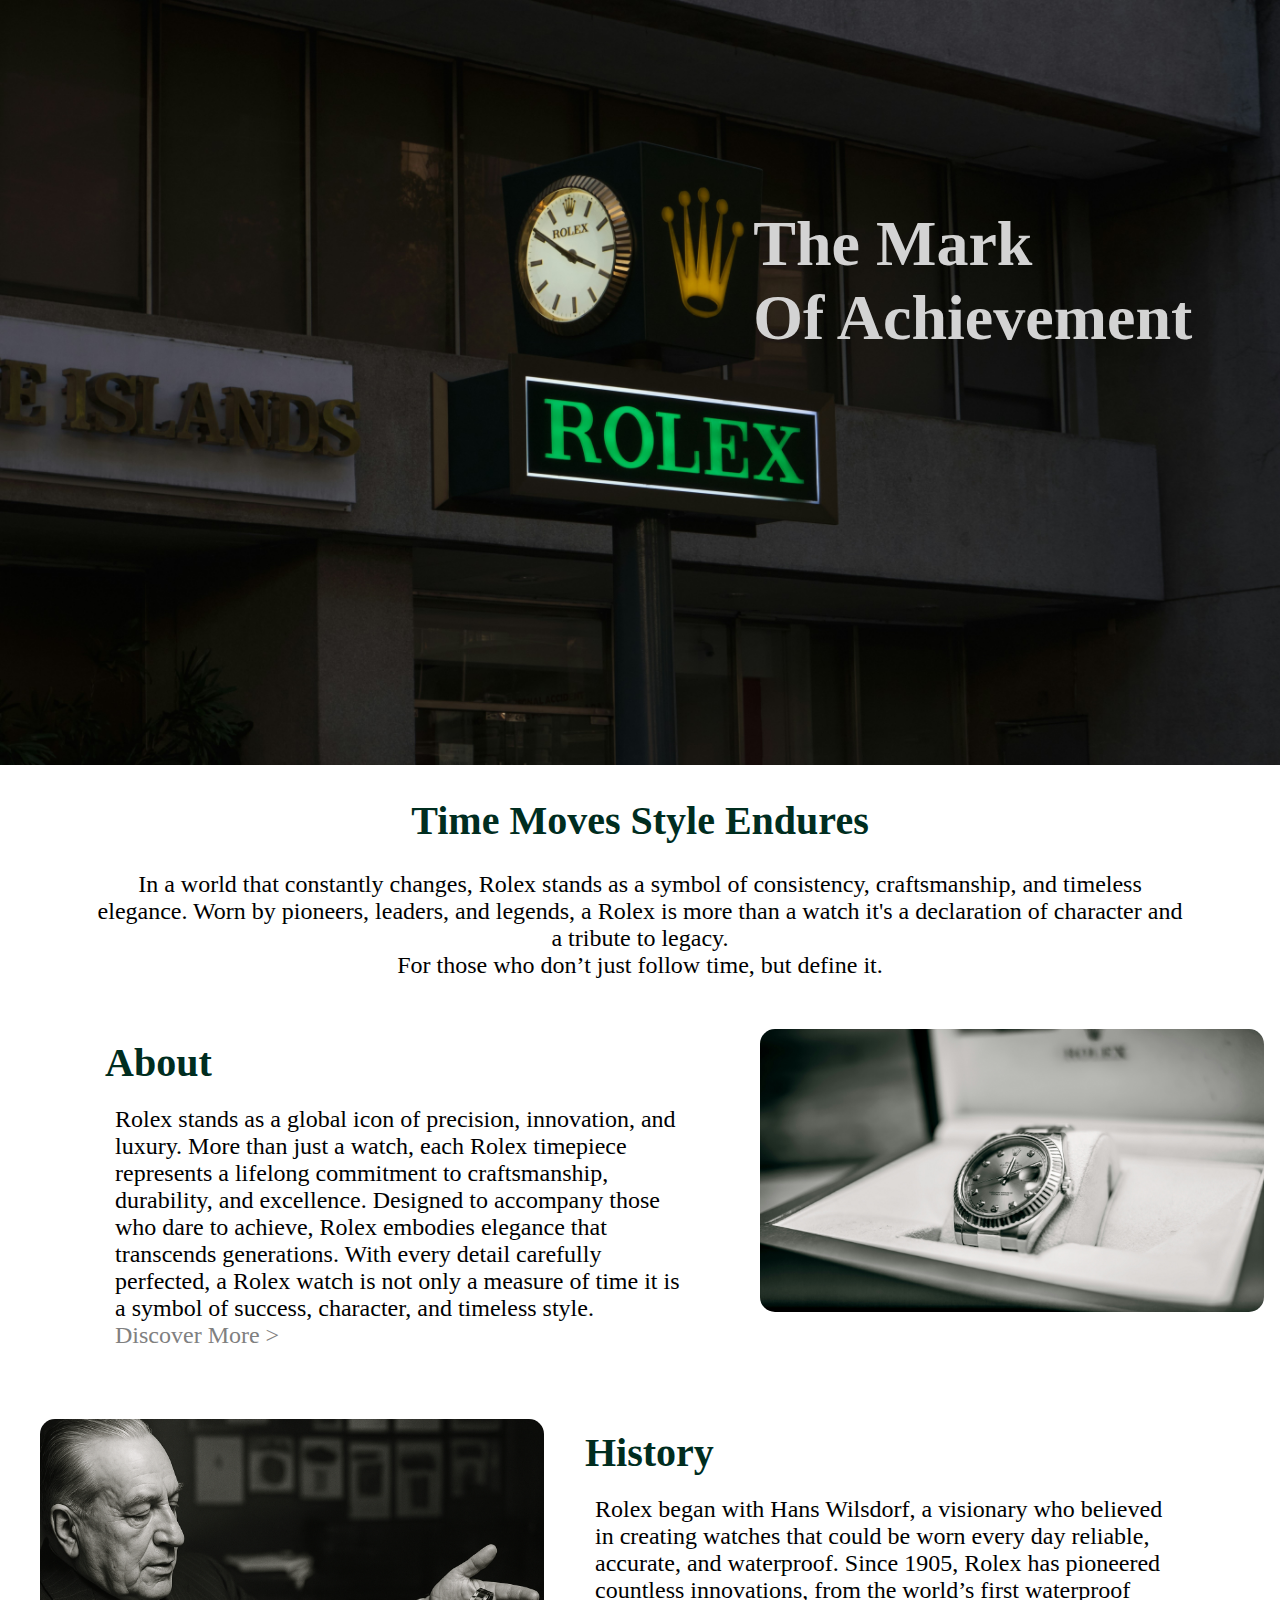
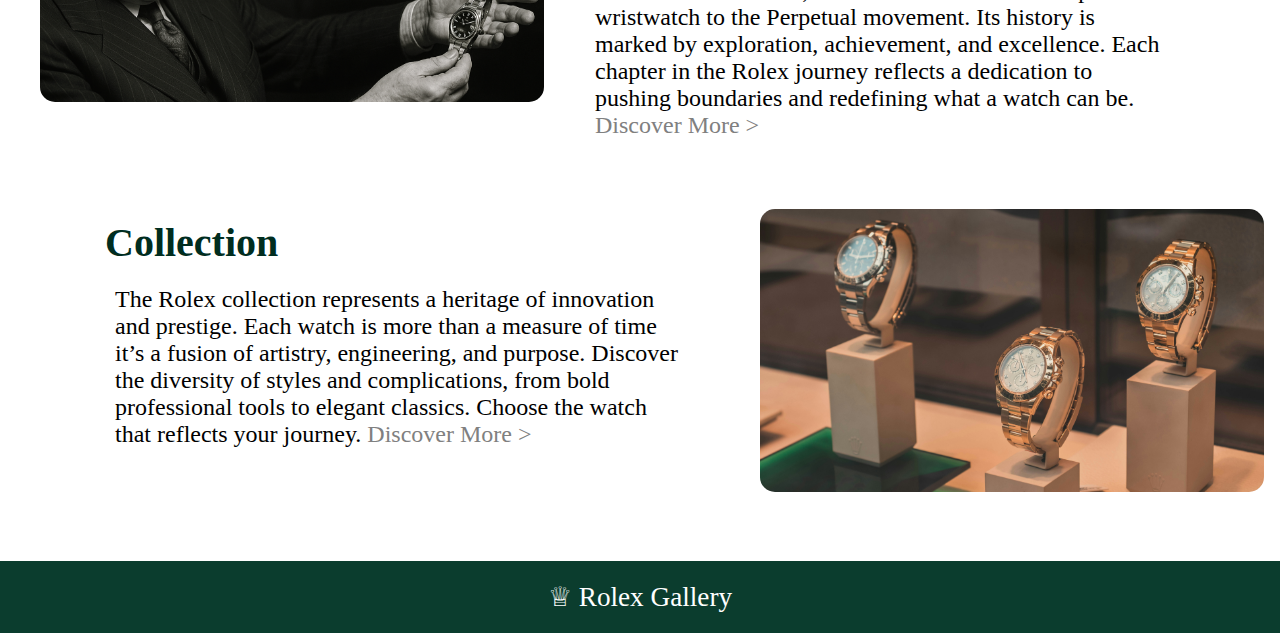
<file: index.htm>
<!DOCTYPE html>
<html lang="en">
<head>
<meta charset="UTF-8" />
<meta name="viewport" content="width=device-width, initial-scale=1.0"/>
<title>Rolex Gallery</title>
<style>
body { margin: 0; font-family: platino, serif; background-color: white;}

header { background-image: url(rolex.jpg); background-size: cover; background-position: center center; height: 85vh; display: flex; justify-content: center; align-items: center;}

header h2 { color: lightgray; font-size: 4em; margin-left: 52%; margin-bottom: 20%;}

section { padding: 5px 20px; text-align: center;}

section h1 { text-align: center; font-size: 2.5em; color: #002d1f;}

section p { font-size: 1.5em; text-align: canter; margin: 20px 75px; color: black;}

section h2 { font-size: 2.5em; color: #002d1f;}

.flex-container { display: flex; flex-direction: row; padding: 20px;}

.text { width: 60%; text-align: left;}

.image { width: 40%;}

.image img { width: 105%; border-radius: 15px;}

a:link { color: gray; background-color: transparent; text-decoration: none;}

a:visited { color: gray; background-color: transparent; text-decoration: none;}

a:hover { color: gray; background-color: transparent; text-decoration: underline;}

a:active { color: gray; background-color: transparent; text-decoration: underline;}

footer { background: #0b3d2e; color: white; font-size: 1.7em; text-align:center; padding: 20px; margin-top: 40px;}
</style>
</head>
<body>
<header>
<h2>The Mark<br>Of Achievement</br></h2>
</header>

<section>
<h1>Time Moves Style Endures</h1>
<p>In a world that constantly changes, Rolex stands as a symbol of consistency, craftsmanship, and timeless elegance.
Worn by pioneers, leaders, and legends, a Rolex is more than a watch it's a declaration of character and a tribute to legacy.<br>For those who don’t just follow time, but define it.</br></p>
</section>

<section>
<div class="flex-container">
<div class="text">
<h2 style="margin: 10px 65px;">About</h2>
<p>Rolex stands as a global icon of precision, innovation, and luxury. More than just a watch, each Rolex timepiece represents a lifelong commitment to craftsmanship, durability, and excellence. Designed to accompany those who dare to achieve, Rolex embodies elegance that transcends generations. With every detail carefully perfected, a Rolex watch is not only a measure of time it is a symbol of success, character, and timeless style. <a href="about.htm">Discover More ></a></p>
</div>
<div class="image">
<img src="about.jpg" alt="Rolex About">
</div>
</div>
</section>

<section>
<div class="flex-container">
<div class="image">
<img src="history.png" alt="Rolex History">
</div>
<div class="text">
<h2 style="margin: 10px 65px;">History</h2>
<p>Rolex began with Hans Wilsdorf, a visionary who believed in creating watches that could be worn every day reliable, accurate, and waterproof. Since 1905, Rolex has pioneered countless innovations, from the world’s first waterproof wristwatch to the Perpetual movement. Its history is marked by exploration, achievement, and excellence. Each chapter in the Rolex journey reflects a dedication to pushing boundaries and redefining what a watch can be. <a href="history.htm">Discover More ></a></p>
</div>
</div>
</section>

<section>
<div class="flex-container">
<div class="text">
<h2 style="margin: 10px 65px;">Collection</h2>
<p>The Rolex collection represents a heritage of innovation and prestige. Each watch is more than a measure of time it’s a fusion of artistry, engineering, and purpose. Discover the diversity of styles and complications, from bold professional tools to elegant classics. Choose the watch that reflects your journey. <a href="collection.htm">Discover More ></a></p>
</div>
<div class="image">
<img src="collection.jpg" alt="Rolex Collection">
</div>
</div>
</section>

<footer>
&#9813; Rolex Gallery
</footer>
</body>
</html>
</file>
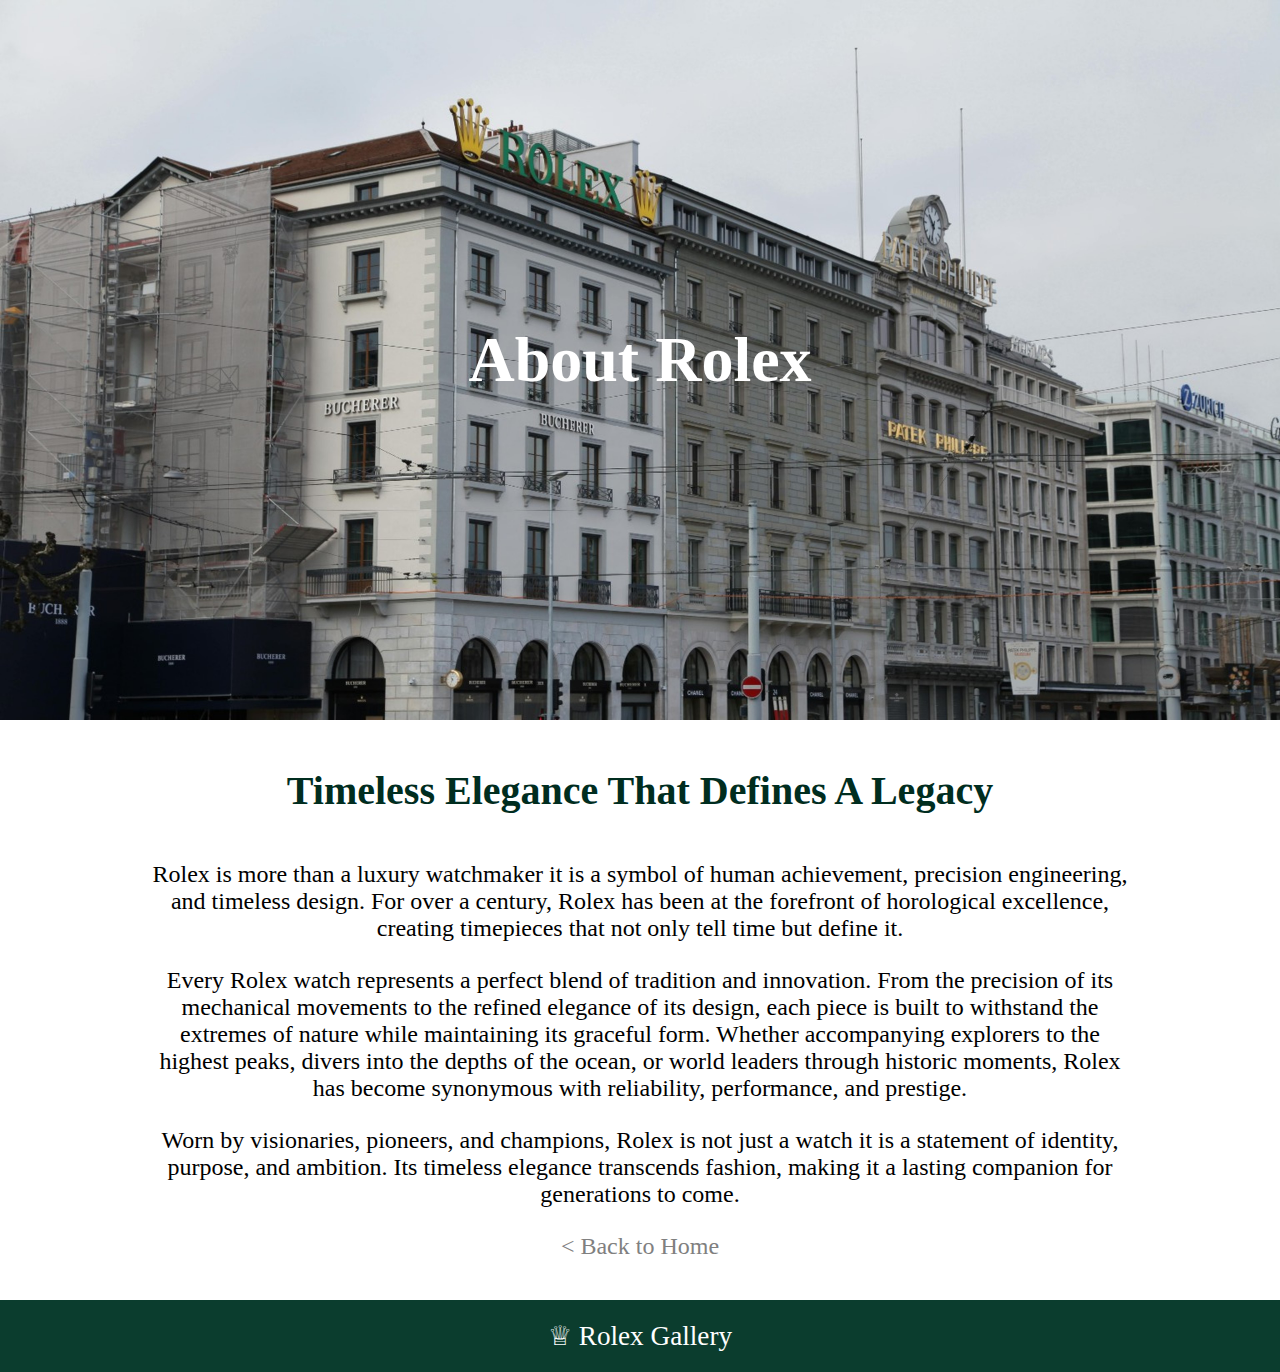
<file: about.htm>
<!DOCTYPE html>
<html lang="en">
<head>
<meta charset="UTF-8" />
<meta name="viewport" content="width=device-width, initial-scale=1.0"/>
<title>About Rolex</title>
<style>
body { background-color: white; font-family: platino, serif; margin: 0px; text-align: center;}

header { background-image: url(about1.jpg); background-size: cover; background-position: center center; height: 80vh; display: flex; justify-content: center; align-items: center;}

header h1 { font-size: 4em; color: white;}

h1 { font-size: 2.5em; text-align: center; padding: 20px; color: #002d1f;}

p { font-size: 1.5em; text-align: canter; margin: 25px 150px;}

img { width: 50%; border-radius: 10px; margin: 30px}

table {padding-left: 70px}

iframe { padding: 20px}

a:link { color: gray; background-color: transparent; text-decoration: none;}

a:visited { color: gray; background-color: transparent; text-decoration: none;}

a:hover { color: gray; background-color: transparent; text-decoration: underline;}

a:active { color: gray; background-color: transparent; text-decoration: underline;}

footer { background: #0b3d2e; color: white; font-size: 1.7em; text-align:center; padding: 20px; margin-top: 40px;}
</style>
</head>
<body>
<header>
<h1>About Rolex</h1>
</header>
<h1>Timeless Elegance That Defines A Legacy</h1>
<p>Rolex is more than a luxury watchmaker it is a symbol of human achievement, precision engineering, and timeless design. For over a century, Rolex has been at the forefront of horological excellence, creating timepieces that not only tell time but define it.</P>
<p>Every Rolex watch represents a perfect blend of tradition and innovation. From the precision of its mechanical movements to the refined elegance of its design, each piece is built to withstand the extremes of nature while maintaining its graceful form. Whether accompanying explorers to the highest peaks, divers into the depths of the ocean, or world leaders through historic moments, Rolex has become synonymous with reliability, performance, and prestige.</p>
<p>Worn by visionaries, pioneers, and champions, Rolex is not just a watch it is a statement of identity, purpose, and ambition. Its timeless elegance transcends fashion, making it a lasting companion for generations to come.</p>
<p><a href="index.htm"><  Back to Home</a></p>
<footer>
&#9813; Rolex Gallery
</footer>
</body>
</html>
</file>
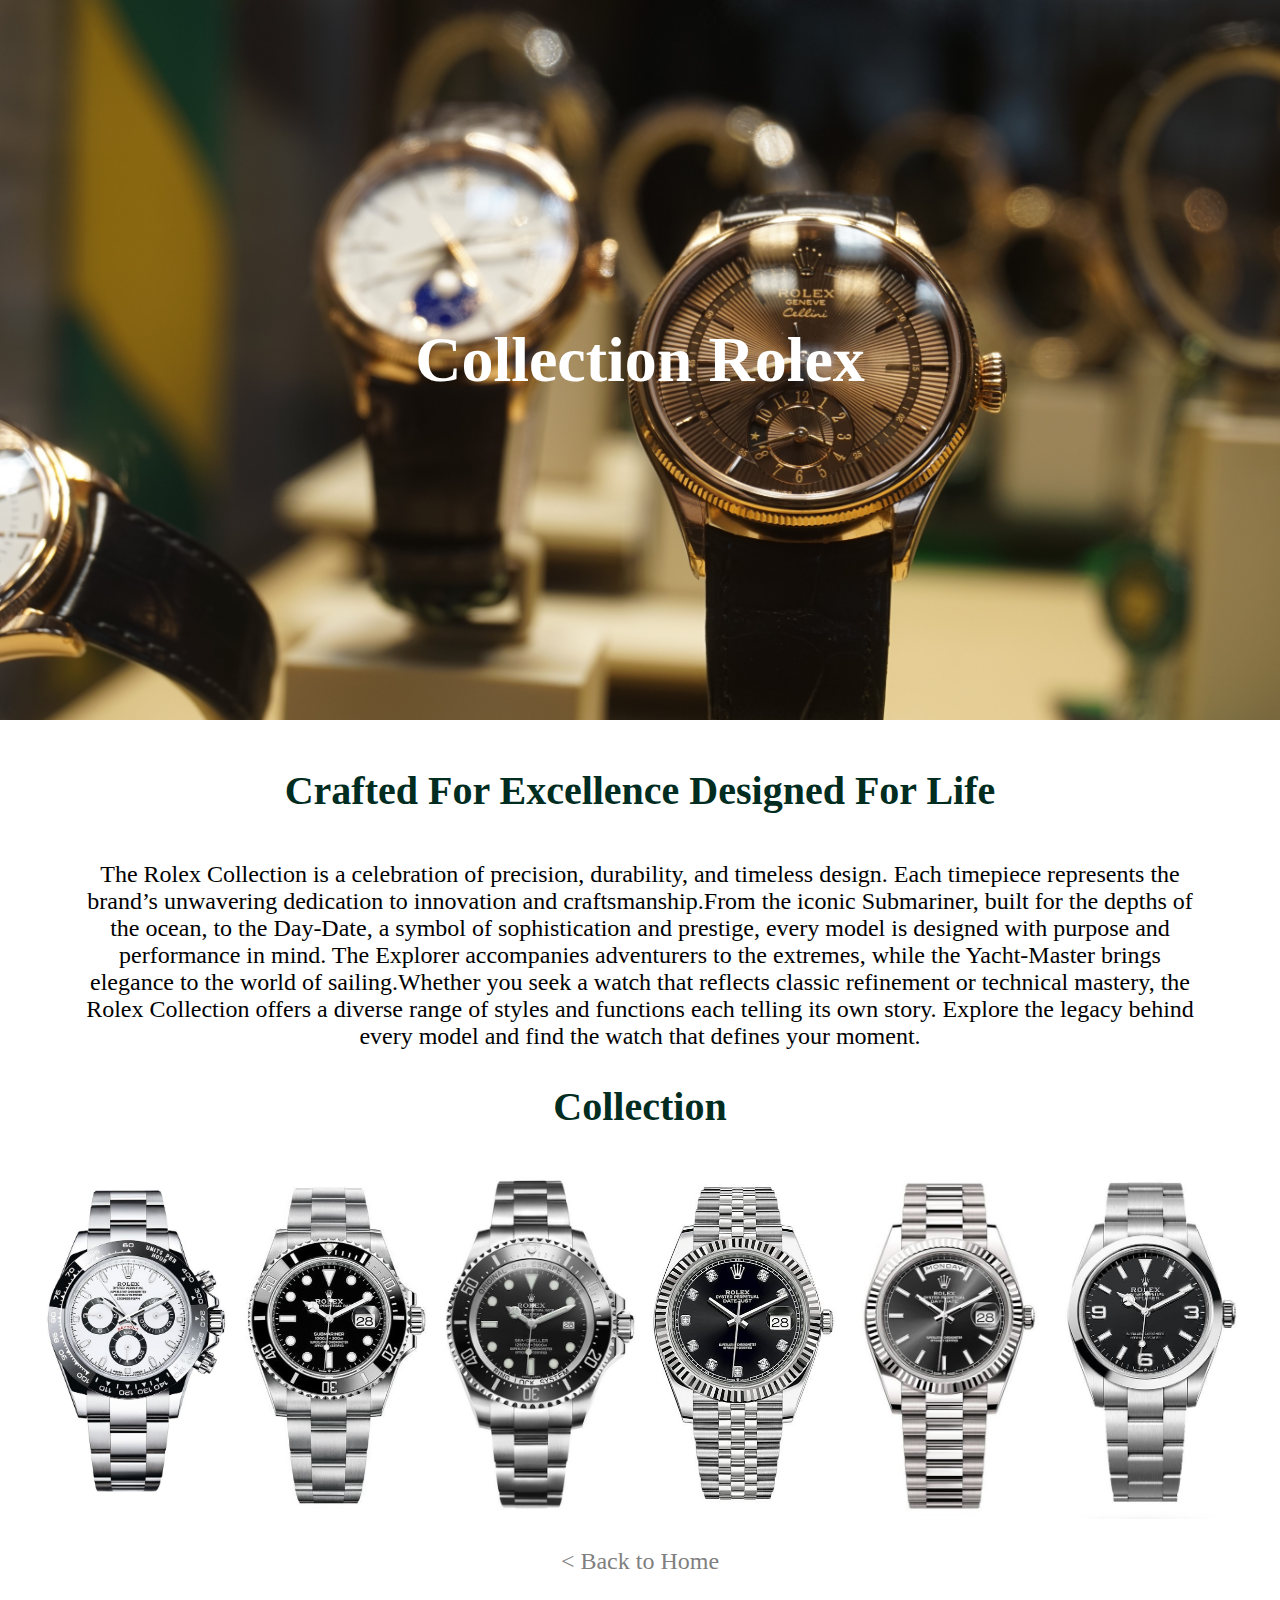
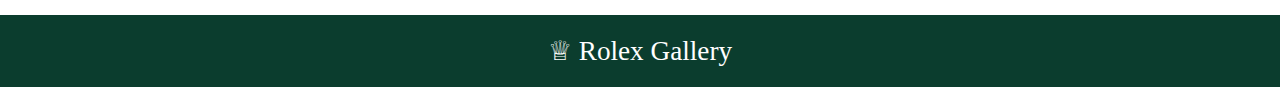
<file: collection.htm>
<!DOCTYPE html>
<html lang="en">
<head>
<meta charset="UTF-8" />
<meta name="viewport" content="width=device-width, initial-scale=1.0"/>
<title>Collection Rolex</title>
<style>
body { background-color: white; font-family: platino, serif; margin: 0px; text-align: center;}

header { background-image: url(collection1.jpg); background-size: cover; background-position: center center; height: 80vh; display: flex; align-items: center; justify-content: center;}

header h1 { font-size: 4em; color: white;}

section h1 { font-size: 2.5em; text-align: center; padding: 20px; color: #002d1f;}

section p { font-size: 1.5em; text-align: canter; margin: 25px 85px;}

section h2 { font-size: 2.5em; color: #002d1f;}

.flex-container { display: flex; flex-wrap: wrap; gap: 20px;}

img { width: 200px; border-radius: 10px;}

a:link { color: gray; background-color: transparent; text-decoration: none;}

a:visited { color: gray; background-color: transparent; text-decoration: none;}

a:hover { color: gray; background-color: transparent; text-decoration: underline;}

a:active { color: gray; background-color: transparent; text-decoration: underline;}

footer { background: #0b3d2e; color: white; font-size: 1.7em; text-align:center; padding: 20px; margin-top: 40px;}
</style>
</head>
<body>
<header>
<h1>Collection Rolex</h1>
</header>

<section>
<h1>Crafted For Excellence Designed For Life</h1>
<p>The Rolex Collection is a celebration of precision, durability, and timeless design. Each timepiece represents the brand’s unwavering dedication to innovation and craftsmanship.From the iconic Submariner, built for the depths of the ocean, to the Day-Date, a symbol of sophistication and prestige, every model is designed with purpose and performance in mind. The Explorer accompanies adventurers to the extremes, while the Yacht-Master brings elegance to the world of sailing.Whether you seek a watch that reflects classic refinement or technical mastery, the Rolex Collection offers a diverse range of styles and functions each telling its own story. Explore the legacy behind every model and find the watch that defines your moment.</p>
</section>

<section>
<h2>Collection</h2>
<div class=".flex-container">
<a href="daytona.htm">
<img src="daytona1.jpg" alt="Rolex Daytona">
</a>
<a href="submariner.htm">
<img src="submariner1.jpg" alt="Rolex Submariner">
</a>
<a href="sea-dweller.htm">
<img src="sea-dweller1.jpg" alt="Rolex Sea-Dweller">
</a>
<a href="datejust.htm">
<img src="datejust1.jpg" alt="Rolex Datejust">
</a>
<a href="day-date.htm">
<img src="day-date1.jpg" alt="Rolex Day-Date">
</a>
<a href="explorer.htm">
<img src="explorer1.jpg" alt="Rolex Explorer">
</a>
</div>
</section>

<section>
<p><a href="index.htm">< Back to Home</a></p>
</section>

<footer>
&#9813; Rolex Gallery
</footer>
</body>
</html>
</file>
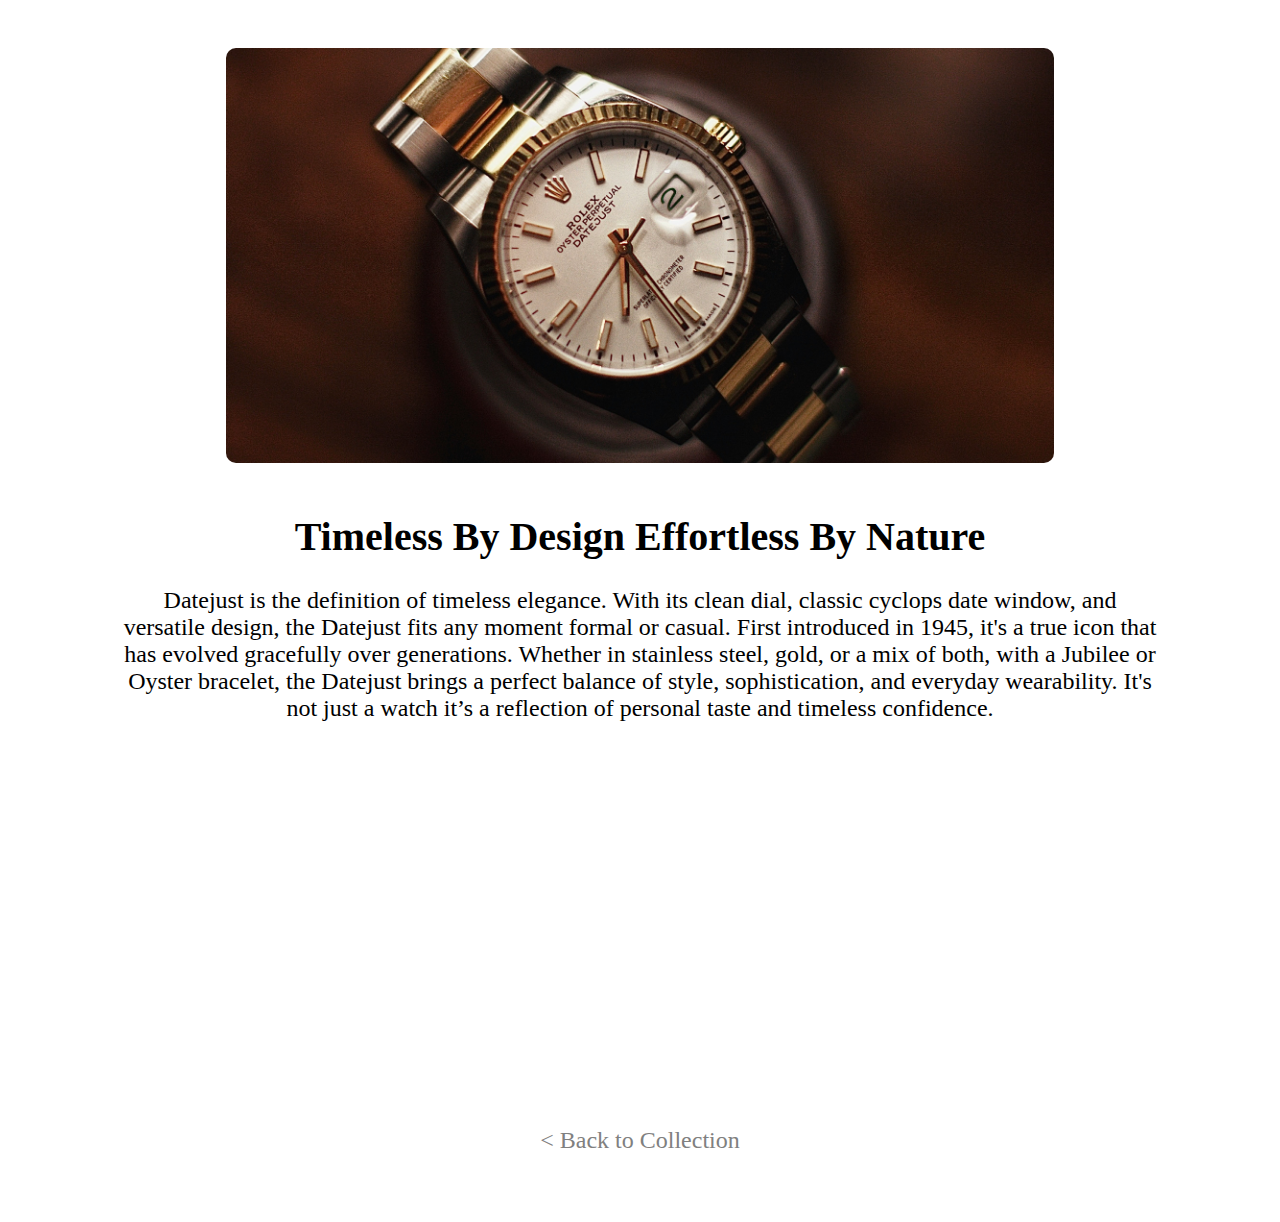
<file: datejust.htm>
<!DOCTYPE html>
<html lang="en">
<head>
<meta charset="UTF-8" />
<meta name="viewport" content="width=device-width, initial-scale=1.0"/>
<link rel="stylesheet" href="style.css">
<title>Date-just</title>
</head>
<body>
<img src="datejust2.jpg" alt="Rolex Datejust">
<h1>Timeless By Design Effortless By Nature</h1>
<p>Datejust is the definition of timeless elegance. With its clean dial, classic cyclops date window, and versatile design, the Datejust fits any moment formal or casual. First introduced in 1945, it's a true icon that has evolved gracefully over generations. Whether in stainless steel, gold, or a mix of both, with a Jubilee or Oyster bracelet, the Datejust brings a perfect balance of style, sophistication, and everyday wearability. It's not just a watch it’s a reflection of personal taste and timeless confidence.</p>
<table>
<tr>
<td>
<iframe width="560" height="315" src="https://www.youtube.com/embed/i6x6YTnvDNQ?si=YHGpEahLhLN63D08" title="YouTube video player" frameborder="0" allow="accelerometer; autoplay; clipboard-write; encrypted-media; gyroscope; picture-in-picture; web-share" referrerpolicy="strict-origin-when-cross-origin" allowfullscreen></iframe>
</td>
<td>
<iframe width="560" height="315" src="https://www.youtube.com/embed/ZN0NHhdpsII?si=Q3p6FcaPKR4AqPRm" title="YouTube video player" frameborder="0" allow="accelerometer; autoplay; clipboard-write; encrypted-media; gyroscope; picture-in-picture; web-share" referrerpolicy="strict-origin-when-cross-origin" allowfullscreen></iframe>
</td>
</tr>
</table>
<p><a href="collection.htm">< Back to Collection</a></p>
</body>
</html>
</file>
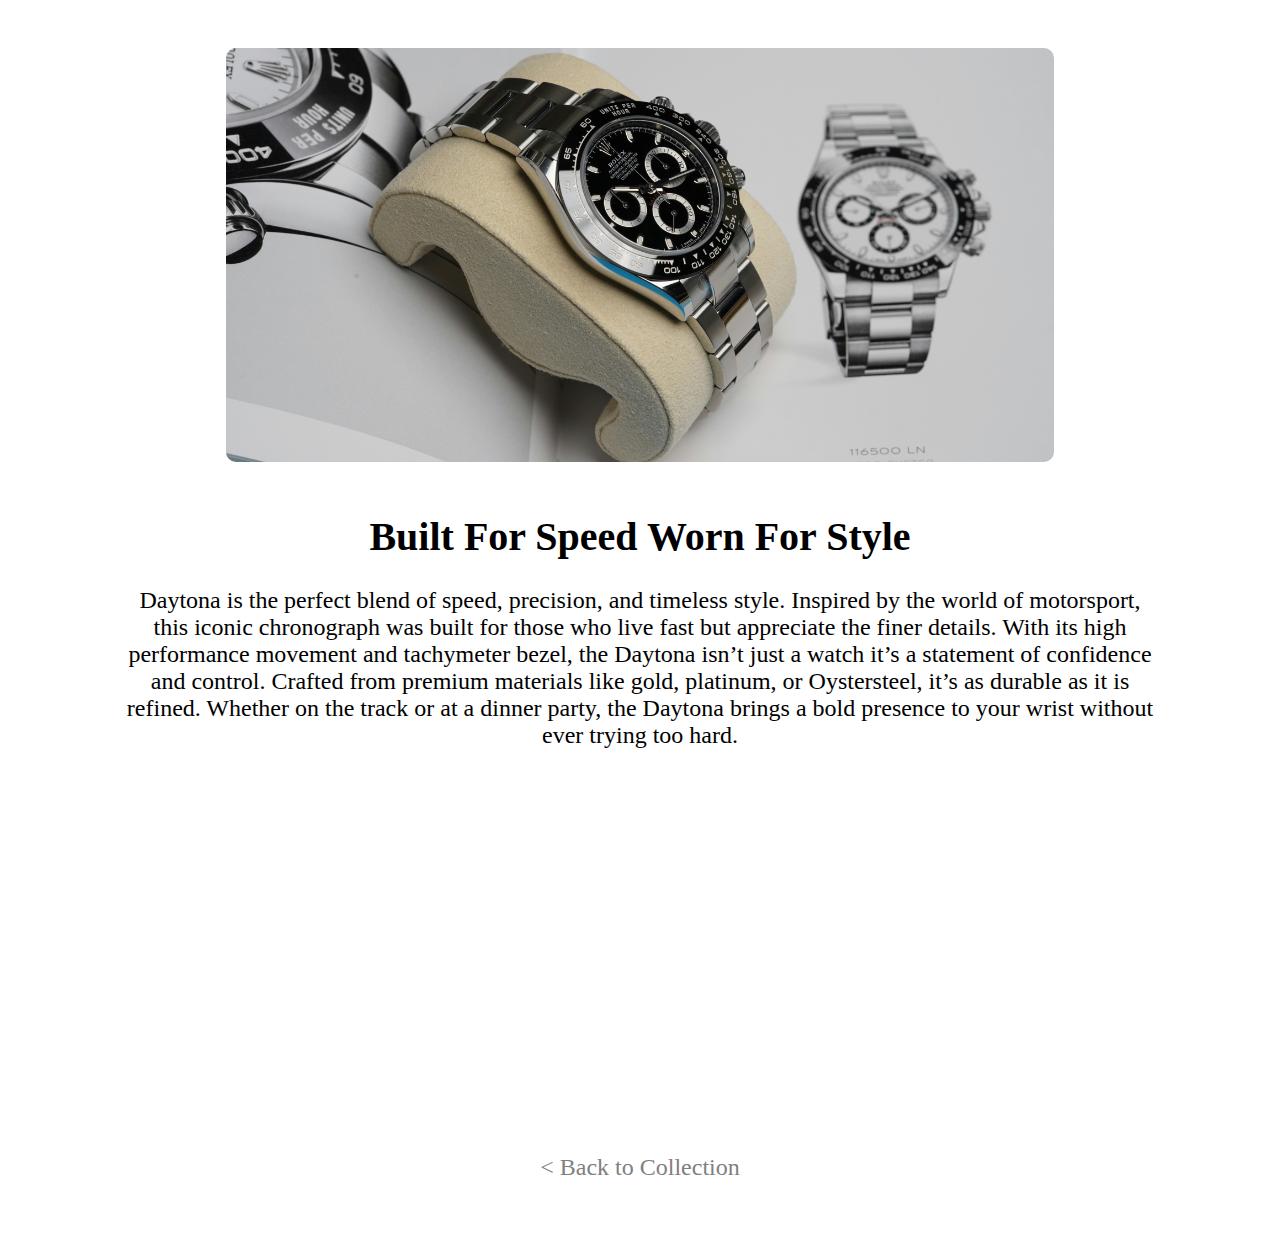
<file: daytona.htm>
<!DOCTYPE html>
<html lang="en">
<head>
<meta charset="UTF-8" />
<meta name="viewport" content="width=device-width, initial-scale=1.0"/>
<link rel="stylesheet" href="style.css">
<title>Daytona</title>
</head>
<body>
<img src="daytona2.jpg" alt="Rolex Daytona ">
<h1>Built For Speed Worn For Style</h1>
<p>Daytona is the perfect blend of speed, precision, and timeless style. Inspired by the world of motorsport, this iconic chronograph was built for those who live fast but appreciate the finer details. With its high performance movement and tachymeter bezel, the Daytona isn’t just a watch it’s a statement of confidence and control. Crafted from premium materials like gold, platinum, or Oystersteel, it’s as durable as it is refined. Whether on the track or at a dinner party, the Daytona brings a bold presence to your wrist without ever trying too hard.</p>
<table>
<tr>
<td>
<iframe width="560" height="315" src="https://www.youtube.com/embed/jZUoCe2bynE?si=ws6trRq6fAxwPCcB" title="YouTube video player" frameborder="0" allow="accelerometer; autoplay; clipboard-write; encrypted-media; gyroscope; picture-in-picture; web-share" referrerpolicy="strict-origin-when-cross-origin" allowfullscreen></iframe>
</td>
<td>
<iframe width="560" height="315" src="https://www.youtube.com/embed/BqEuVIKqQ_U?si=KMu2k2L0GlOEdmGy" title="YouTube video player" frameborder="0" allow="accelerometer; autoplay; clipboard-write; encrypted-media; gyroscope; picture-in-picture; web-share" referrerpolicy="strict-origin-when-cross-origin" allowfullscreen></iframe>
</td>
</tr>
</table>
<p><a href="collection.htm">< Back to Collection</a></p>
</body>
</html>
</file>
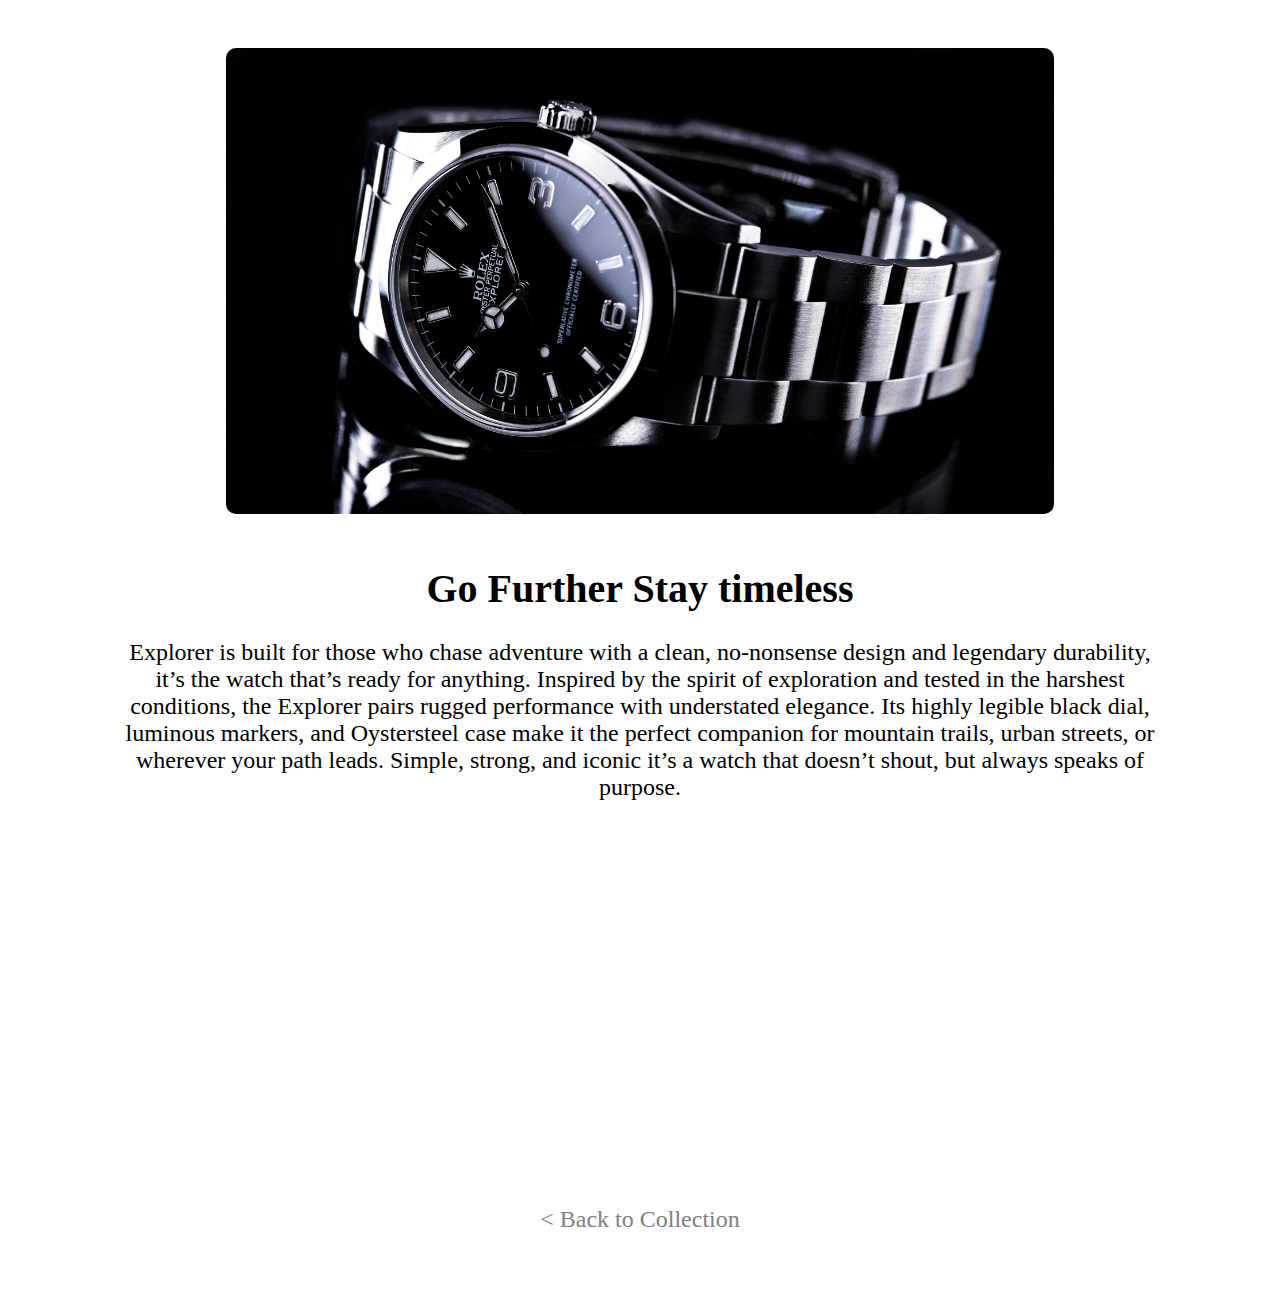
<file: explorer.htm>
<!DOCTYPE html>
<html lang="en">
<head>
<meta charset="UTF-8" />
<meta name="viewport" content="width=device-width, initial-scale=1.0"/>
<link rel="stylesheet" href="style.css">
<title>Explorer</title>
</head>
<body>
<img src="explorer2.jpg" alt="Rolex Explorer">
<h1>Go Further Stay timeless</h1>
<p>Explorer is built for those who chase adventure with a clean, no-nonsense design and legendary durability, it’s the watch that’s ready for anything. Inspired by the spirit of exploration and tested in the harshest conditions, the Explorer pairs rugged performance with understated elegance. Its highly legible black dial, luminous markers, and Oystersteel case make it the perfect companion for mountain trails, urban streets, or wherever your path leads. Simple, strong, and iconic it’s a watch that doesn’t shout, but always speaks of purpose.</p>
<table>
<tr>
<td>
<iframe width="560" height="315" src="https://www.youtube.com/embed/LNlt3crh0Xk?si=suKvub4k4wZoXuJ_" title="YouTube video player" frameborder="0" allow="accelerometer; autoplay; clipboard-write; encrypted-media; gyroscope; picture-in-picture; web-share" referrerpolicy="strict-origin-when-cross-origin" allowfullscreen></iframe>
</td>
<td>
<iframe width="560" height="315" src="https://www.youtube.com/embed/bQESXOm06r8?si=K1TYwSGGsSna0OzN" title="YouTube video player" frameborder="0" allow="accelerometer; autoplay; clipboard-write; encrypted-media; gyroscope; picture-in-picture; web-share" referrerpolicy="strict-origin-when-cross-origin" allowfullscreen></iframe>
</td>
</tr>
</table>
<p><a href="collection.htm">< Back to Collection</a></p>
</body>
</html>
</file>
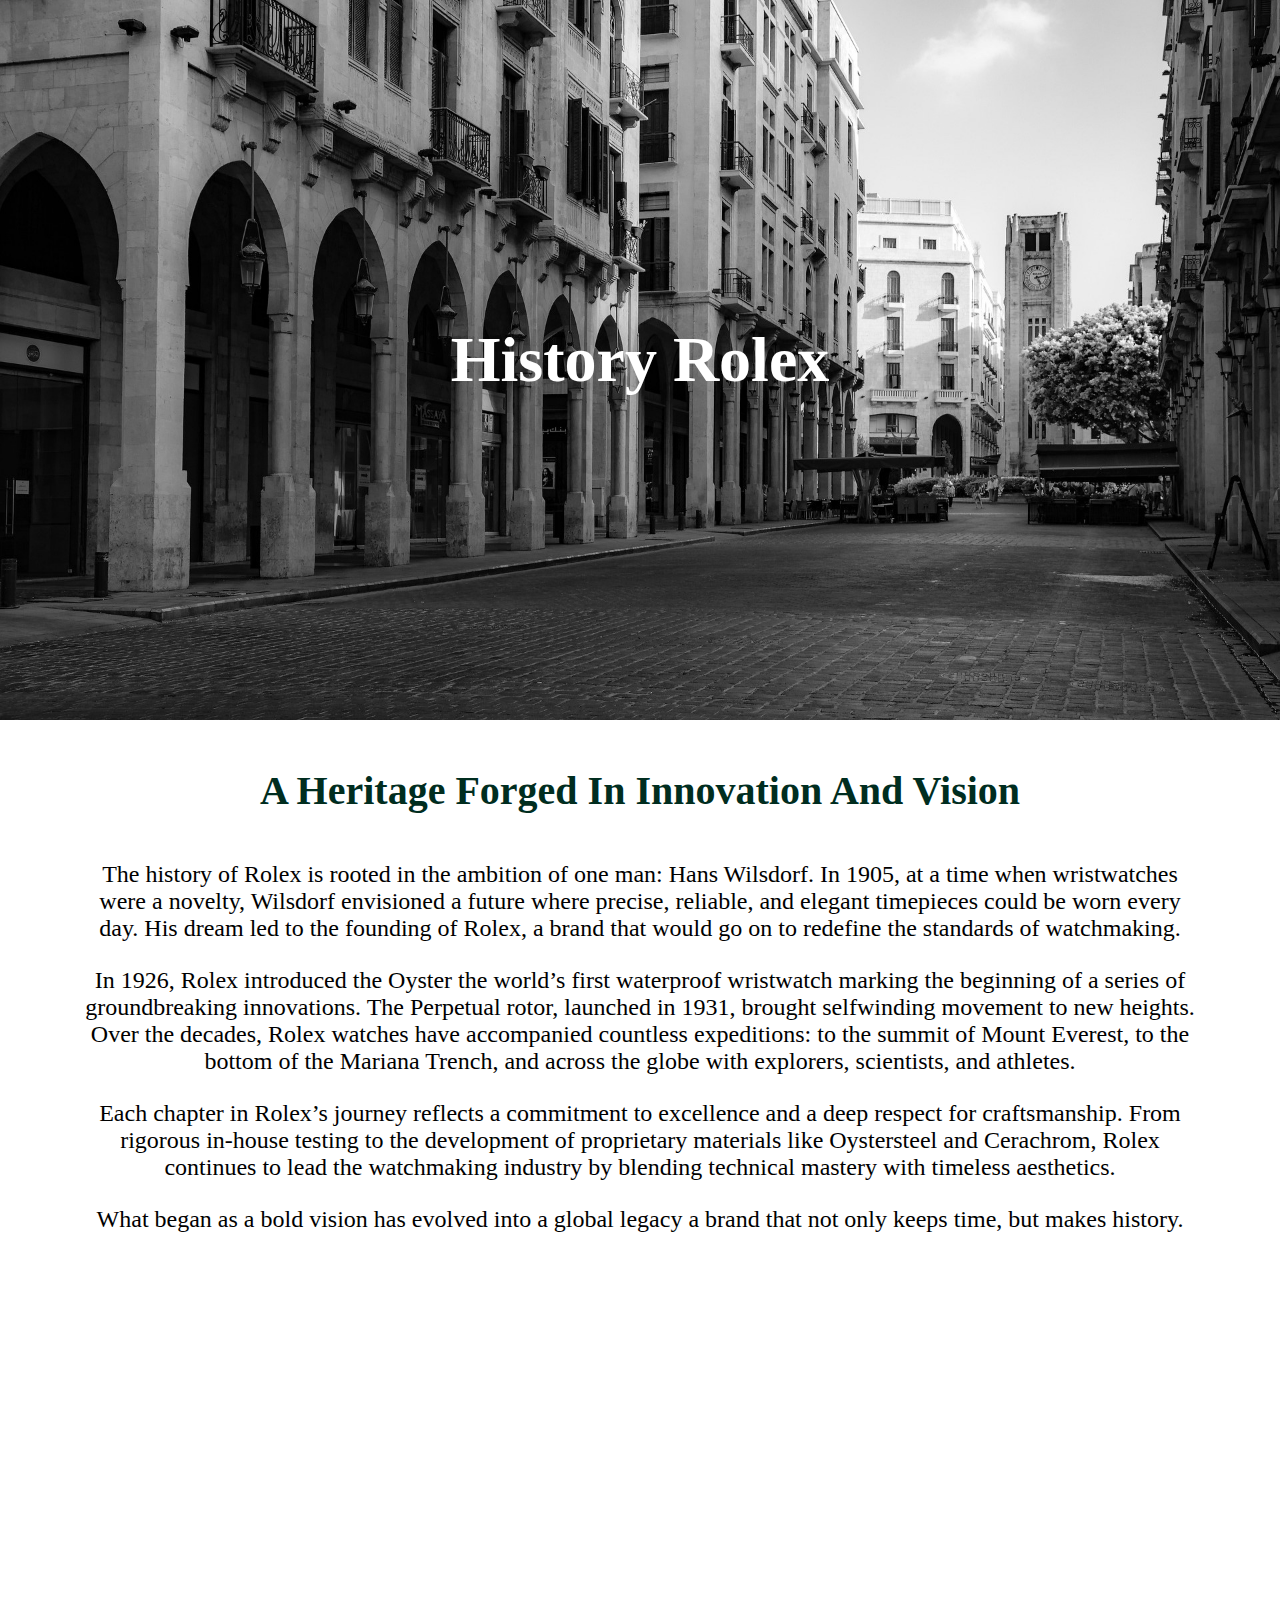
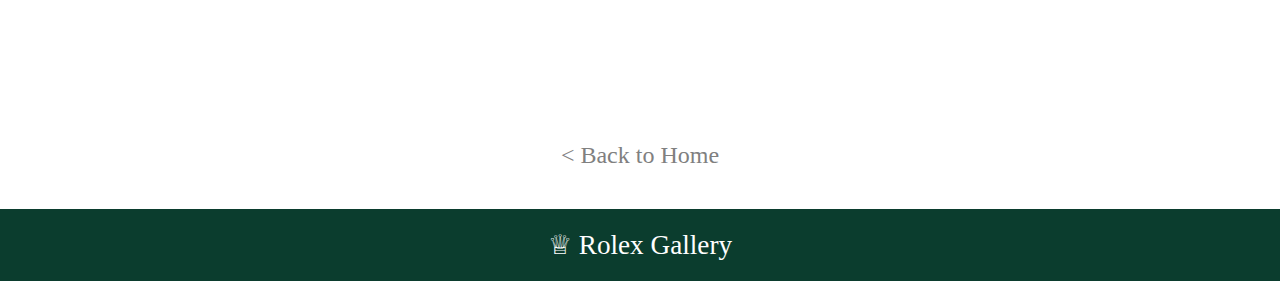
<file: history.htm>
<!DOCTYPE html>
<html lang="en">
<head>
<meta charset="UTF-8" />
<meta name="viewport" content="width=device-width, initial-scale=1.0"/>
<title>History Rolex</title>
<style>
body { background-color: white; font-family: platino, serif; margin: 0px; text-align: center;}

header { background-image: url(history1.jpg); background-size: cover; background-position: center center; height: 80vh; display: flex; justify-content: center; align-items: center;}

header h1 { font-size: 4em; color: white;}

h1 { font-size: 2.5em; text-align: center; padding: 20px; color: #002d1f;}

p { font-size: 1.5em; text-align: canter; margin: 25px 85px;}

table {padding-left: 70px}

iframe { padding: 20px}

a:link { color: gray; background-color: transparent; text-decoration: none;}

a:visited { color: gray; background-color: transparent; text-decoration: none;}

a:hover { color: gray; background-color: transparent; text-decoration: underline;}

a:active { color: gray; background-color: transparent; text-decoration: underline;}

footer { background: #0b3d2e; color: white; font-size: 1.7em; text-align:center; padding: 20px; margin-top: 40px;}
</style>
</head>
<body>
<header>
<h1>History Rolex</h1>
</header>
<h1>A Heritage Forged In Innovation And Vision</h1>
<p>The history of Rolex is rooted in the ambition of one man: Hans Wilsdorf. In 1905, at a time when wristwatches were a novelty, Wilsdorf envisioned a future where precise, reliable, and elegant timepieces could be worn every day. His dream led to the founding of Rolex, a brand that would go on to redefine the standards of watchmaking.</p>
<p>In 1926, Rolex introduced the Oyster the world’s first waterproof wristwatch marking the beginning of a series of groundbreaking innovations. The Perpetual rotor, launched in 1931, brought selfwinding movement to new heights. Over the decades, Rolex watches have accompanied countless expeditions: to the summit of Mount Everest, to the bottom of the Mariana Trench, and across the globe with explorers, scientists, and athletes.</p>
<p>Each chapter in Rolex’s journey reflects a commitment to excellence and a deep respect for craftsmanship. From rigorous in-house testing to the development of proprietary materials like Oystersteel and Cerachrom, Rolex continues to lead the watchmaking industry by blending technical mastery with timeless aesthetics.</p>
<p>What began as a bold vision has evolved into a global legacy a brand that not only keeps time, but makes history.</p>
<iframe width="760" height="415" src="https://www.youtube.com/embed/BH6lFumbVK0?si=NfBlLBlgAFp7yOkP" title="YouTube video player" frameborder="0" allow="accelerometer; autoplay; clipboard-write; encrypted-media; gyroscope; picture-in-picture; web-share" referrerpolicy="strict-origin-when-cross-origin" allowfullscreen></iframe>
<p><a href="index.htm">< Back to Home</a></p>
<footer>
&#9813; Rolex Gallery
</footer>
</body>
</html>
</file>
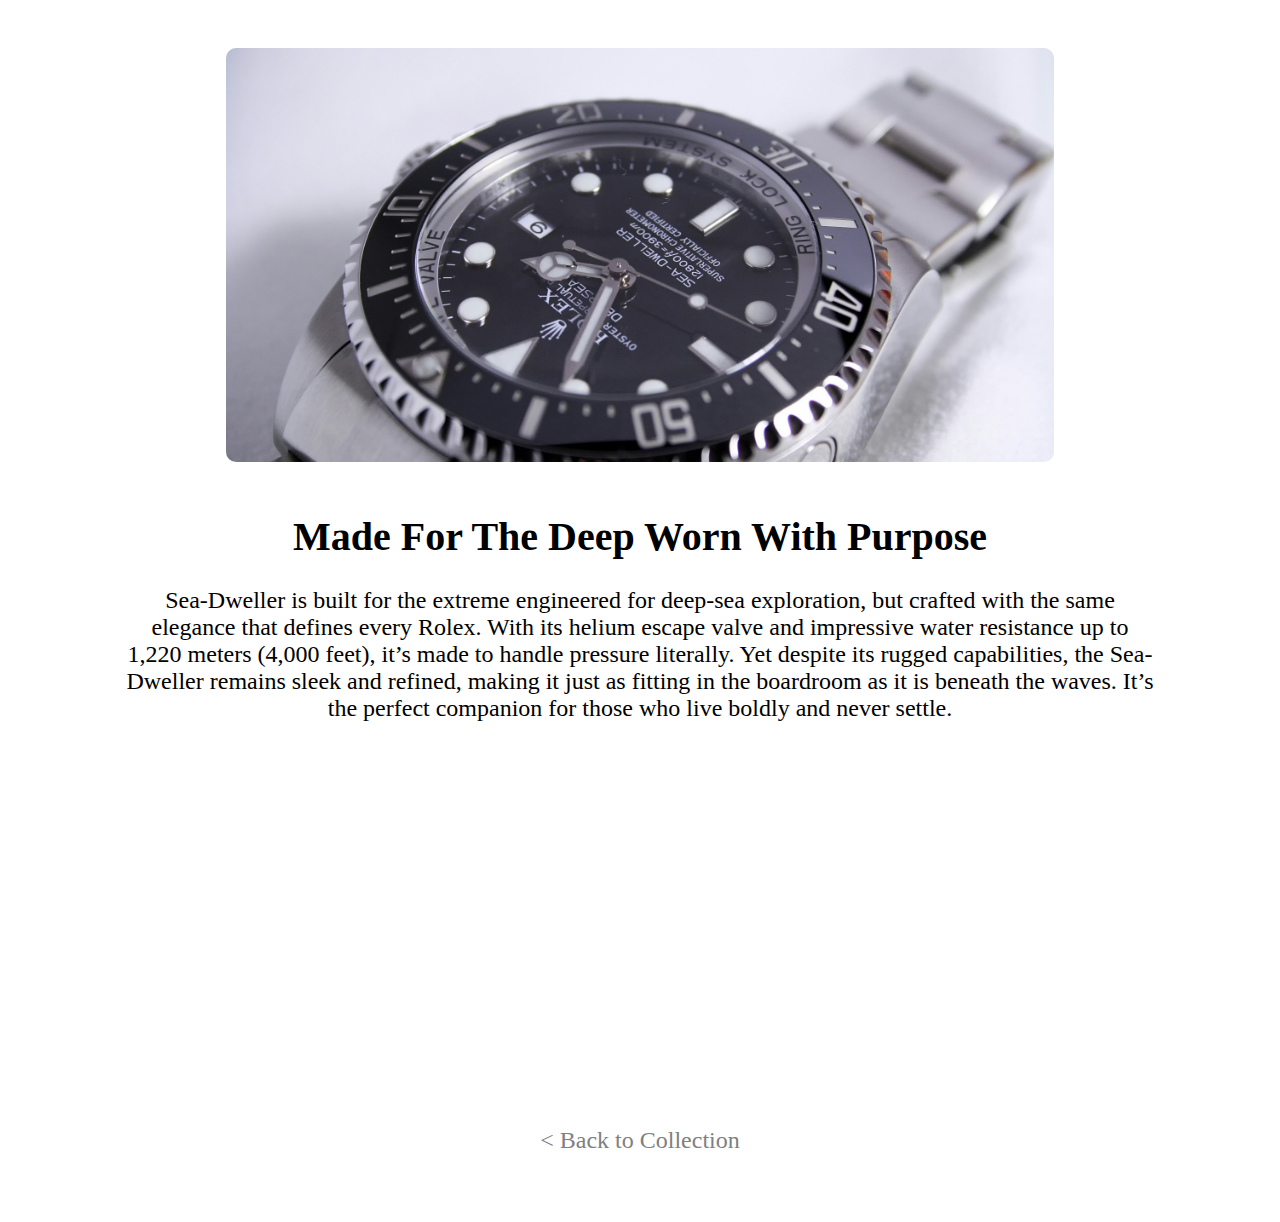
<file: sea-dweller.htm>
<!DOCTYPE html>
<html lang="en">
<head>
<meta charset="UTF-8" />
<meta name="viewport" content="width=device-width, initial-scale=1.0"/>
<link rel="stylesheet" href="style.css">
<title>Sea-Dweller</title>
</head>
<body>
<img src="sea-dweller2.jpg" alt="sea-Dweller">
<h1>Made For The Deep Worn With Purpose</h1>
<p>Sea-Dweller is built for the extreme engineered for deep-sea exploration, but crafted with the same elegance that defines every Rolex. With its helium escape valve and impressive water resistance up to 1,220 meters (4,000 feet), it’s made to handle pressure literally. Yet despite its rugged capabilities, the Sea-Dweller remains sleek and refined, making it just as fitting in the boardroom as it is beneath the waves. It’s the perfect companion for those who live boldly and never settle.</p>
<table>
<tr>
<td>
<iframe width="560" height="315" src="https://www.youtube.com/embed/R4GycztpU9c?si=_fhcFv0NhdI2sMZf" title="YouTube video player" frameborder="0" allow="accelerometer; autoplay; clipboard-write; encrypted-media; gyroscope; picture-in-picture; web-share" referrerpolicy="strict-origin-when-cross-origin" allowfullscreen></iframe>
</td>
<td>
<iframe width="560" height="315" src="https://www.youtube.com/embed/_0Ig5NoguvM?si=BTrnDCzRzQf-tV7O" title="YouTube video player" frameborder="0" allow="accelerometer; autoplay; clipboard-write; encrypted-media; gyroscope; picture-in-picture; web-share" referrerpolicy="strict-origin-when-cross-origin" allowfullscreen></iframe>
</td>
</tr>
</table>
<p><a href="collection.htm">< Back to Collection</a></p>
</body>
</html>
</file>
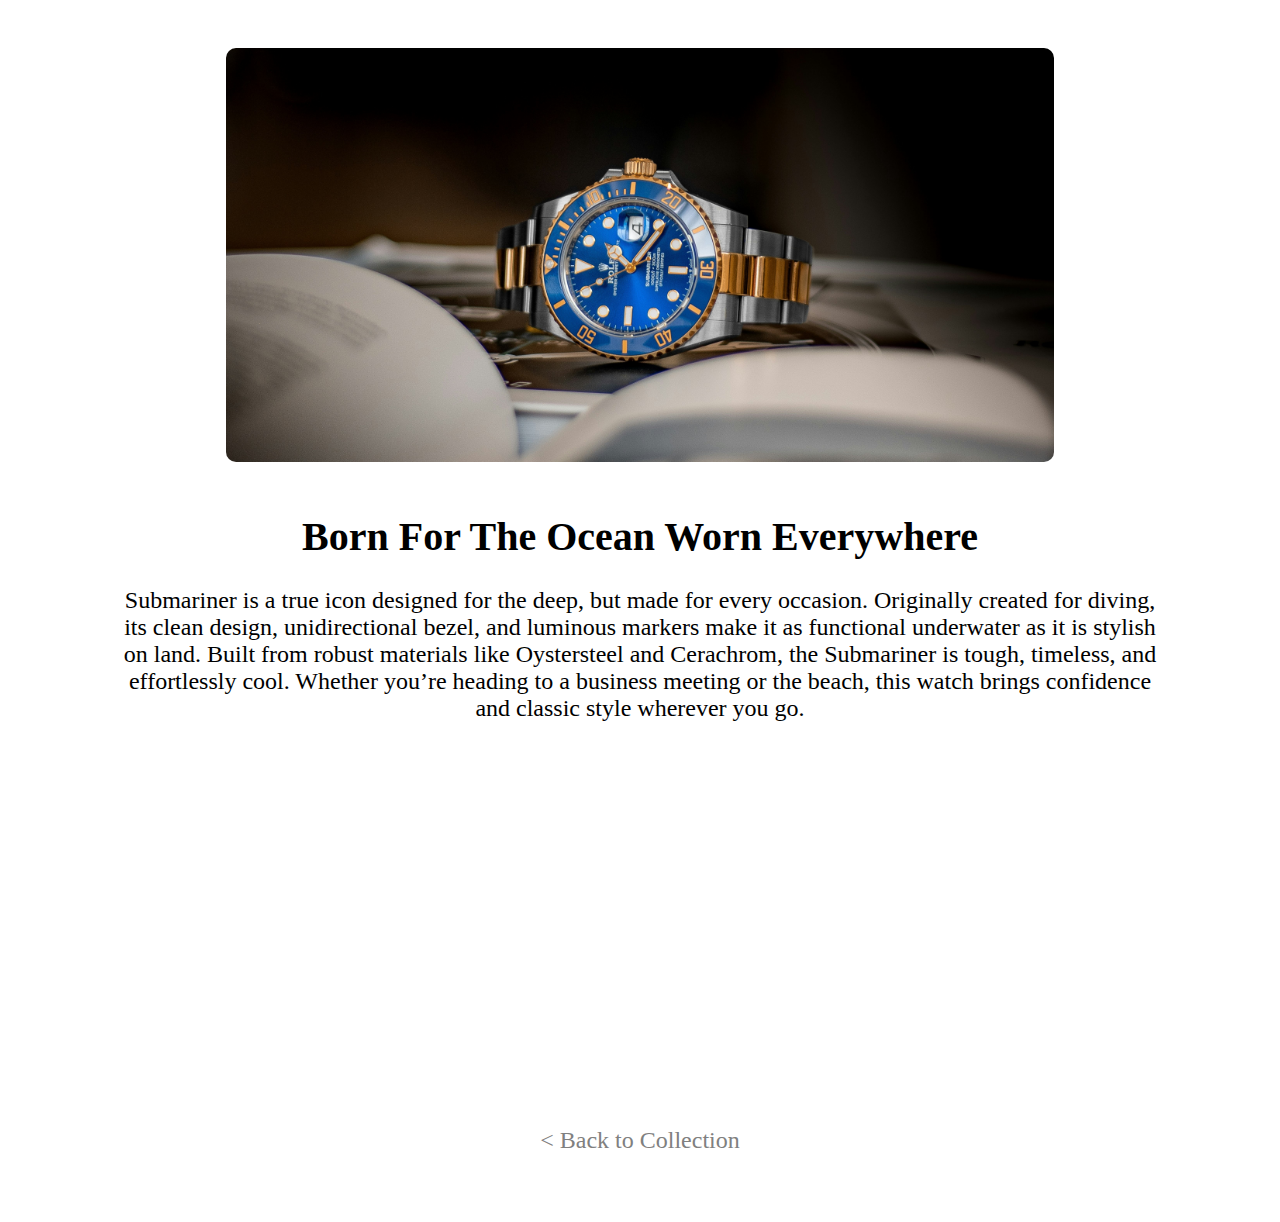
<file: submariner.htm>
<!DOCTYPE html>
<html lang="en">
<head>
<meta charset="UTF-8" />
<meta name="viewport" content="width=device-width, initial-scale=1.0"/>
<link rel="stylesheet" href="style.css">
<title>Submariner</title>
</head>
<body>
<img src="submariner2.jpg" alt="Rolex Submariner">
<h1>Born For The Ocean Worn Everywhere</h1>
<p>Submariner is a true icon designed for the deep, but made for every occasion. Originally created for diving, its clean design, unidirectional bezel, and luminous markers make it as functional underwater as it is stylish on land. Built from robust materials like Oystersteel and Cerachrom, the Submariner is tough, timeless, and effortlessly cool. Whether you’re heading to a business meeting or the beach, this watch brings confidence and classic style wherever you go.</p>
<table>
<tr>
<td>
<iframe width="560" height="315" src="https://www.youtube.com/embed/oi9iEOwQNXU?si=HHFWMrcNqk4iTjr-" title="YouTube video player" frameborder="0" allow="accelerometer; autoplay; clipboard-write; encrypted-media; gyroscope; picture-in-picture; web-share" referrerpolicy="strict-origin-when-cross-origin" allowfullscreen></iframe>
</td>
<td>
<iframe width="560" height="315" src="https://www.youtube.com/embed/SRviJn5Wkko?si=vQyk_w3OzZajCzYP" title="YouTube video player" frameborder="0" allow="accelerometer; autoplay; clipboard-write; encrypted-media; gyroscope; picture-in-picture; web-share" referrerpolicy="strict-origin-when-cross-origin" allowfullscreen></iframe>
</td>
</tr>
</table>
<p><a href="collection.htm">< Back to Collection</a></p>
</body>
</html>
</file>
<file: style.css>
body { background-color: white; color: black; font-family: platino, serif; padding: 40px; text-align: center;}

img { width: 70%; border-radius: 10px; margin-bottom: 20px;}

h1 { font-size: 2.5em;}

p { font-size: 1.5em; text-align: canter; margin: 20px 75px;}

iframe { padding: 20px}

a:link { color: gray; background-color: transparent; text-decoration: none;}

a:visited { color: gray; background-color: transparent; text-decoration: none;}

a:hover { color: gray; background-color: transparent; text-decoration: underline;}

a:active { color: gray; background-color: transparent; text-decoration: underline;}
</file>
